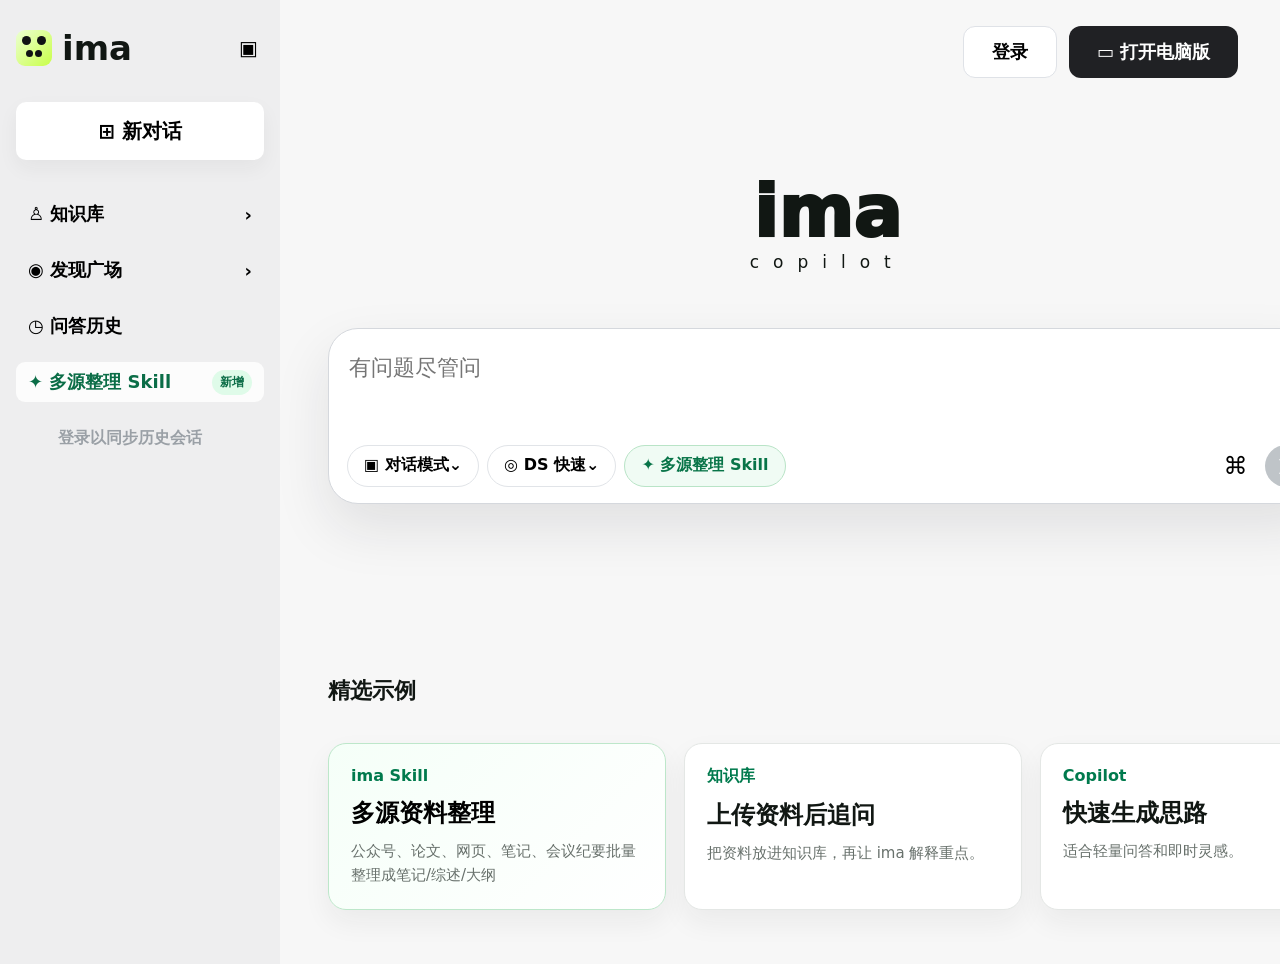
<file: index.html>
<!doctype html>
<html lang="zh-CN">
  <head>
    <meta charset="UTF-8" />
    <meta name="viewport" content="width=device-width, initial-scale=1.0" />
    <title>ima Copilot | 多源资料整理 Skill</title>
    <link rel="stylesheet" href="styles.css" />
  </head>
  <body class="home-body">
    <main class="ima-home-shell">
      <aside class="home-sidebar">
        <div class="home-logo">
          <div class="panda-icon" aria-hidden="true"><span></span><span></span><span></span><span></span></div>
          <strong>ima</strong>
          <button class="home-collapse" type="button" aria-label="收起侧边栏">▣</button>
        </div>
        <button class="home-new-chat" type="button">⊞ 新对话</button>
        <nav class="home-nav" aria-label="主导航">
          <button type="button">♙ 知识库 <span>›</span></button>
          <button type="button">◉ 发现广场 <span>›</span></button>
          <button type="button">◷ 问答历史</button>
          <button id="sidebarSkillBtn" class="home-skill-link" type="button">✦ 多源整理 Skill <em>新增</em></button>
        </nav>
        <p class="home-login-tip">登录以同步历史会话</p>
      </aside>

      <section class="home-main">
        <div class="home-topbar">
          <button class="home-login" type="button">登录</button>
          <button class="home-desktop" type="button">▭ 打开电脑版</button>
        </div>
        <div class="home-center">
          <div class="home-wordmark"><strong>ima</strong><span>copilot</span></div>
          <section class="home-prompt" aria-label="ima 问答输入框">
            <textarea placeholder="有问题尽管问"></textarea>
            <div class="home-prompt-actions">
              <div class="home-pills">
                <button type="button">▣ 对话模式⌄</button>
                <button type="button">◎ DS 快速⌄</button>
                <button id="promptSkillBtn" class="home-skill-pill" type="button">✦ 多源整理 Skill</button>
              </div>
              <div class="home-send-area">
                <button id="attachHomeBtn" type="button" aria-label="添加资料">⌘</button>
                <button id="sendHomeBtn" class="home-send" type="button" aria-label="发送">➤</button>
              </div>
            </div>
          </section>
        </div>
        <section class="home-examples" aria-label="精选示例">
          <div class="home-section-head"><h2>精选示例</h2><button type="button">‹ 探索更多</button></div>
          <div class="example-grid">
            <button id="exampleSkillBtn" class="example-card skill-entry-card" type="button">
              <span>ima Skill</span><strong>多源资料整理</strong><small>公众号、论文、网页、笔记、会议纪要批量整理成笔记/综述/大纲</small>
            </button>
            <article class="example-card muted-card"><span>知识库</span><strong>上传资料后追问</strong><small>把资料放进知识库，再让 ima 解释重点。</small></article>
            <article class="example-card muted-card"><span>Copilot</span><strong>快速生成思路</strong><small>适合轻量问答和即时灵感。</small></article>
          </div>
        </section>
      </section>
    </main>
    <div id="homeToast" class="toast" role="status" aria-live="polite"></div>
    <script src="home.js"></script>
  </body>
</html>
</file>
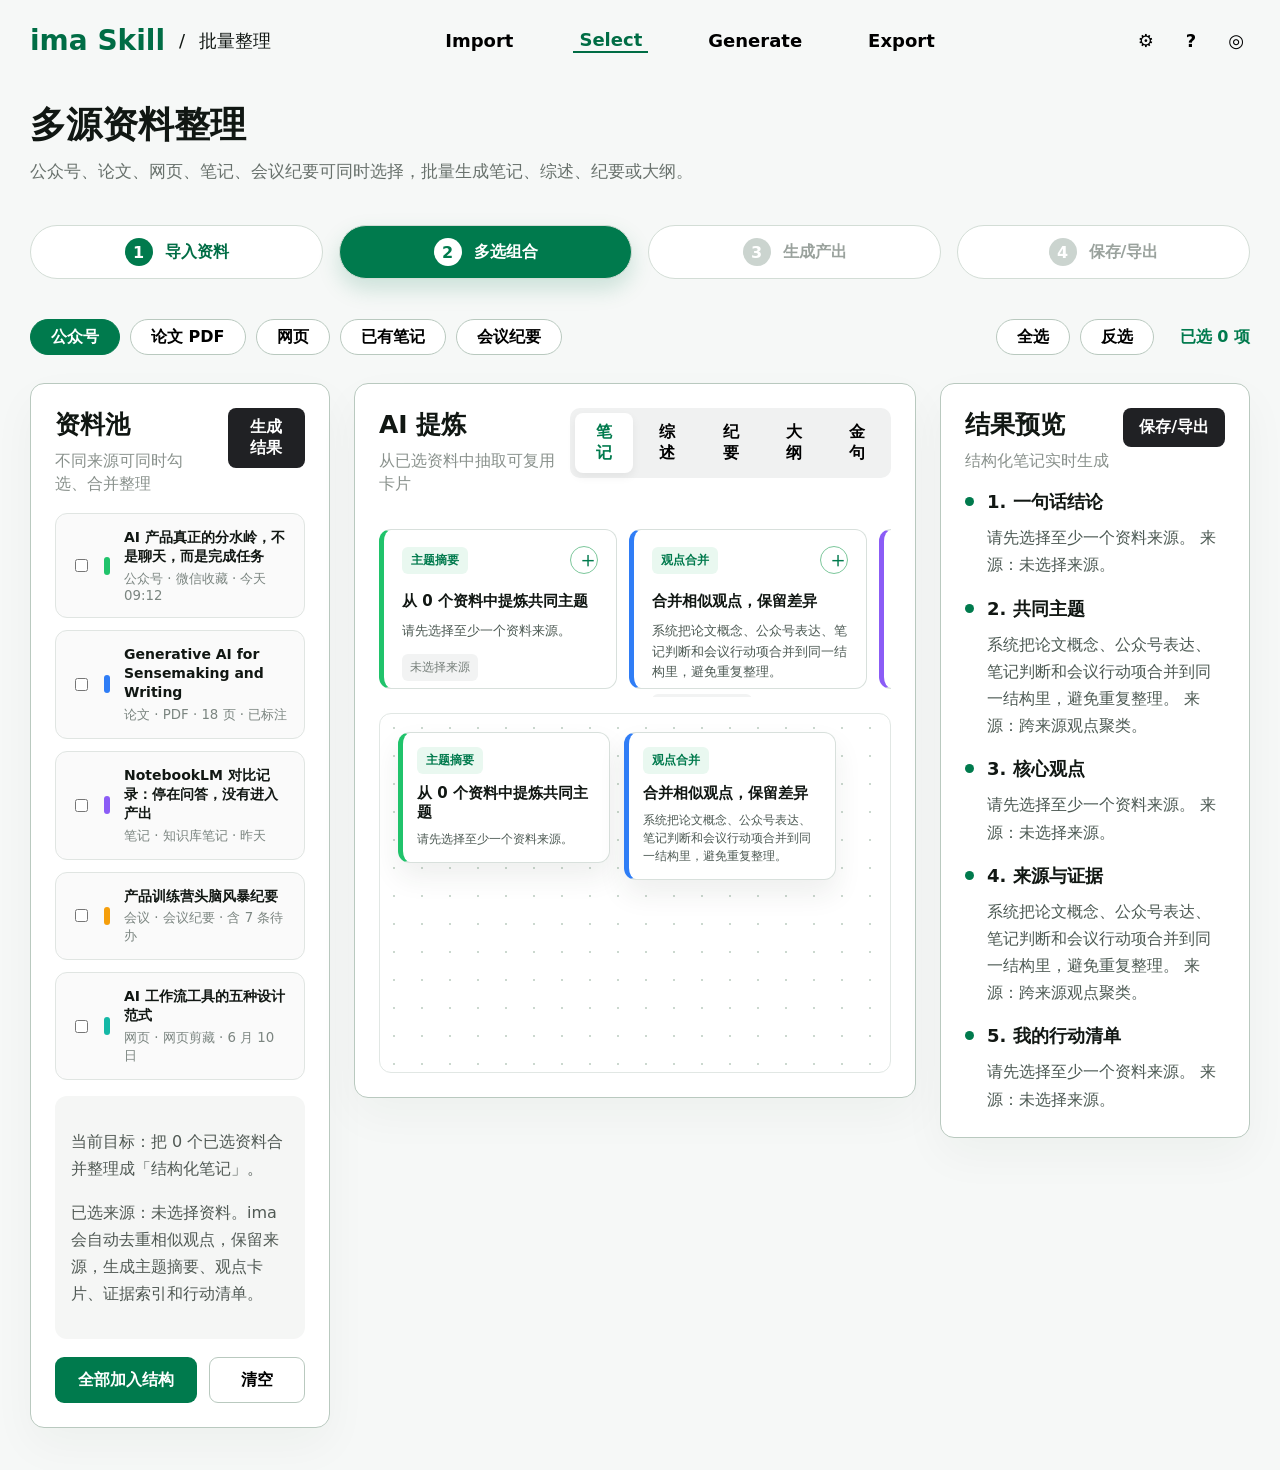
<file: skill.html>
<!doctype html>
<html lang="zh-CN">
  <head>
    <meta charset="UTF-8" />
    <meta name="viewport" content="width=device-width, initial-scale=1.0" />
    <title>ima Skill | 多源资料整理</title>
    <link rel="stylesheet" href="styles.css" />
  </head>
  <body>
    <main class="skill-page">
      <header class="skill-topbar">
        <div class="skill-brand"><strong>ima Skill</strong><span>/</span><span>批量整理</span></div>
        <nav class="skill-steps" aria-label="流程导航">
          <button type="button">Import</button><button class="active" type="button">Select</button><button type="button">Generate</button><button type="button">Export</button>
        </nav>
        <div class="skill-icons"><button type="button">⚙</button><button type="button">?</button><button type="button">◎</button></div>
      </header>

      <section class="hero-copy">
        <h1>多源资料整理</h1>
        <p>公众号、论文、网页、笔记、会议纪要可同时选择，批量生成笔记、综述、纪要或大纲。</p>
      </section>

      <section class="progress-row" aria-label="任务进度">
        <div class="progress-pill done"><span>1</span>导入资料</div>
        <div class="progress-pill active"><span>2</span>多选组合</div>
        <div class="progress-pill"><span>3</span>生成产出</div>
        <div class="progress-pill"><span>4</span>保存/导出</div>
      </section>

      <section class="toolbar" aria-label="资料类型">
        <div class="source-tabs">
          <button id="importWechatBtn" class="active" type="button">公众号</button>
          <button id="importPaperBtn" type="button">论文 PDF</button>
          <button id="importWebBtn" type="button">网页</button>
          <button id="importNoteBtn" type="button">已有笔记</button>
          <button id="importMeetingBtn" type="button">会议纪要</button>
        </div>
        <div class="bulk-actions"><button id="selectAllBtn" type="button">全选</button><button id="invertSelectBtn" type="button">反选</button><strong id="selectedCount">已选 0 项</strong></div>
      </section>

      <section class="workspace">
        <aside class="panel source-panel">
          <div class="panel-head"><div><h2>资料池</h2><p>不同来源可同时勾选、合并整理</p></div><button id="generateBtn" class="dark-btn" type="button">生成结果</button></div>
          <div id="sourceList" class="source-list"></div>
          <div id="answerBox" class="note-summary"></div>
          <div class="panel-actions"><button id="addAllBtn" class="primary-btn" type="button">全部加入结构</button><button id="clearCanvasBtn" class="secondary-btn" type="button">清空</button></div>
        </aside>

        <section class="panel ai-panel">
          <div class="panel-head">
            <div><h2>AI 提炼</h2><p>从已选资料中抽取可复用卡片</p></div>
            <div class="mode-tabs" role="tablist" aria-label="生成类型">
              <button class="active" data-mode="notes" type="button">笔记</button><button data-mode="review" type="button">综述</button><button data-mode="minutes" type="button">纪要</button><button data-mode="outline" type="button">大纲</button><button data-mode="quotes" type="button">金句</button>
            </div>
          </div>
          <div id="cardBank" class="card-bank" aria-label="知识卡片"></div>
          <div id="canvas" class="structure-canvas" aria-label="输出结构画布"><div class="canvas-empty"><strong>拖拽卡片到这里</strong><span>组合成笔记、综述、纪要或汇报结构</span></div></div>
        </section>

        <aside class="panel output-panel">
          <div class="panel-head"><div><h2>结果预览</h2><p id="outputHint">结构化笔记实时生成</p></div><button id="docBtn" class="dark-btn" type="button">保存/导出</button></div>
          <div id="outputDraft" class="output-draft"></div>
        </aside>
      </section>
    </main>
    <div id="toast" class="toast" role="status" aria-live="polite"></div>
    <script src="app.js"></script>
  </body>
</html>
</file>
<file: styles.css>
:root{--bg:#f6f8f7;--surface:#fff;--soft:#f1f3f2;--text:#111713;--muted:#7a817c;--line:#cbd8cf;--green:#007a4d;--green-soft:#effaf3;--shadow:0 18px 45px rgba(26,40,32,.08);font-family:Inter,"PingFang SC","Microsoft YaHei",system-ui,sans-serif}*{box-sizing:border-box}body{margin:0;background:var(--bg);color:var(--text)}button{font:inherit;cursor:pointer}.home-body{background:#f7f7f7}.ima-home-shell{min-height:100vh;display:grid;grid-template-columns:280px minmax(0,1fr)}.home-sidebar{padding:28px 16px;background:#eeeeef;display:flex;flex-direction:column;gap:34px}.home-logo{display:flex;align-items:center;gap:10px;font-size:34px;font-weight:900}.panda-icon{width:36px;height:36px;border-radius:9px;background:linear-gradient(135deg,#ecffd4,#c9ff48);position:relative}.panda-icon span{position:absolute;border-radius:50%;background:#101214}.panda-icon span:nth-child(1){width:9px;height:9px;left:6px;top:6px}.panda-icon span:nth-child(2){width:9px;height:9px;right:6px;top:6px}.panda-icon span:nth-child(3){width:7px;height:7px;left:10px;top:20px}.panda-icon span:nth-child(4){width:7px;height:7px;right:10px;top:20px}.home-collapse{margin-left:auto;border:0;background:transparent;font-size:20px}.home-new-chat{height:58px;border:0;border-radius:10px;background:#fff;font-size:20px;font-weight:800;box-shadow:0 8px 20px rgba(30,32,38,.05)}.home-nav{display:grid;gap:16px}.home-nav button{min-height:40px;border:0;border-radius:9px;padding:0 12px;display:flex;align-items:center;gap:10px;background:transparent;font-size:18px;font-weight:800;text-align:left}.home-nav button:hover,.home-nav .home-skill-link{background:rgba(255,255,255,.82)}.home-nav span{margin-left:auto}.home-skill-link{color:#0b6d47!important}.home-skill-link em{margin-left:auto;padding:4px 8px;border-radius:999px;background:#dffbe9;font-size:12px;font-style:normal}.home-login-tip{margin:-8px 0 0 42px;color:#9aa0a6;font-size:16px;font-weight:800}.home-main{min-width:0;position:relative;padding:28px 48px 54px}.home-topbar{position:absolute;top:26px;right:42px;display:flex;gap:12px}.home-login,.home-desktop{height:52px;border-radius:12px;padding:0 28px;font-size:18px;font-weight:800}.home-login{border:1px solid #dfe2e7;background:#fff}.home-desktop{border:0;color:#fff;background:#202124}.home-center{min-height:70vh;display:grid;place-items:center;align-content:center;gap:56px}.home-wordmark{display:grid;justify-items:center;gap:8px}.home-wordmark strong{font-size:72px;font-weight:950;line-height:.85}.home-wordmark span{font-size:17px;letter-spacing:14px}.home-prompt{width:min(1040px,78vw);min-height:176px;display:grid;gap:12px;padding:22px 18px 16px;border:1px solid #d5d8dd;border-radius:30px;background:#fff;box-shadow:0 24px 55px rgba(28,30,36,.1)}.home-prompt textarea{width:100%;min-height:82px;resize:none;border:0;outline:0;background:transparent;font-size:22px;line-height:1.55}.home-prompt-actions,.home-pills,.home-send-area{display:flex;align-items:center}.home-prompt-actions{justify-content:space-between;gap:18px}.home-pills{gap:8px;flex-wrap:wrap}.home-pills button{min-height:42px;border:1px solid #e1e4e8;border-radius:999px;background:#fff;padding:0 16px;font-weight:800}.home-skill-pill{color:#087448;border-color:#b9e4c7!important;background:#f0fbf4!important}.home-send-area{gap:12px}.home-send-area button{border:0;background:transparent;font-size:24px}.home-send{width:42px;height:42px;border-radius:50%!important;background:#bfc4c8!important;color:#fff!important}.home-examples{width:min(1120px,82vw);margin:0 auto}.home-section-head{display:flex;align-items:center;justify-content:space-between;margin-bottom:18px}.home-section-head h2{font-size:22px}.home-section-head button{border:0;background:transparent;color:#6b716d;font-size:18px}.example-grid{display:grid;grid-template-columns:repeat(3,1fr);gap:18px}.example-card{min-height:150px;border:1px solid #e4e7e5;border-radius:18px;background:#fff;padding:22px;text-align:left;box-shadow:0 12px 28px rgba(30,40,34,.06)}.example-card span{display:block;color:#007a4d;font-weight:900}.example-card strong{display:block;margin:12px 0 10px;font-size:24px}.example-card small{color:#68716c;font-size:15px;line-height:1.6}.skill-entry-card{border-color:#bde7ca;background:linear-gradient(135deg,#f5fff8,#fff)}.skill-page{min-height:100vh;padding:24px 30px 42px}.skill-topbar{display:grid;grid-template-columns:280px 1fr 180px;align-items:center;gap:20px}.skill-brand{display:flex;gap:14px;align-items:center;font-size:18px}.skill-brand strong{font-size:28px;color:#006d45}.skill-steps{display:flex;justify-content:center;gap:54px}.skill-steps button,.skill-icons button{border:0;background:transparent;font-weight:700;font-size:18px}.skill-steps .active{color:#006d45;border-bottom:2px solid #006d45}.skill-icons{display:flex;justify-content:flex-end;gap:20px}.hero-copy{margin-top:44px}.hero-copy h1{margin:0 0 10px;font-size:36px}.hero-copy p{margin:0;color:#68716c;font-size:17px}.progress-row{margin-top:42px;display:grid;grid-template-columns:repeat(4,1fr);gap:16px}.progress-pill{height:54px;border:1px solid #d3ddd6;border-radius:999px;display:flex;align-items:center;justify-content:center;gap:12px;color:#9aa29d;font-weight:800;background:#fff}.progress-pill span{width:28px;height:28px;border-radius:50%;display:grid;place-items:center;background:#cbd4cf;color:#fff}.progress-pill.done,.progress-pill.active{color:#006d45}.progress-pill.active{background:#007a4d;color:#fff;box-shadow:0 10px 22px rgba(0,122,77,.18)}.progress-pill.done span,.progress-pill.active span{background:#007a4d}.progress-pill.active span{background:#fff;color:#007a4d}.toolbar{margin-top:40px;display:flex;align-items:center;justify-content:space-between;gap:18px}.source-tabs,.bulk-actions{display:flex;gap:10px;align-items:center;flex-wrap:wrap}.source-tabs button,.bulk-actions button{height:36px;border:1px solid #b9c9bf;border-radius:999px;background:#fff;padding:0 20px;font-weight:800}.source-tabs .active{background:#007a4d;color:#fff;border-color:#007a4d}.bulk-actions strong{margin-left:16px;color:#007a4d}.workspace{margin-top:28px;display:grid;grid-template-columns:minmax(300px,.9fr) minmax(560px,1.7fr) minmax(310px,.9fr);gap:24px;align-items:start}.panel{border:1px solid #b9c9bf;border-radius:14px;background:#fff;padding:24px;box-shadow:0 18px 45px rgba(26,40,32,.04)}.panel-head{display:flex;justify-content:space-between;gap:14px;align-items:flex-start;margin-bottom:18px}.panel-head h2{margin:0 0 8px;font-size:25px}.panel-head p{margin:0;color:#89918c;line-height:1.45}.dark-btn{border:0;border-radius:8px;background:#202124;color:#fff;padding:9px 16px;font-weight:900}.source-list{display:grid;gap:12px}.source-item{display:grid;grid-template-columns:22px 8px 1fr;gap:12px;align-items:center;padding:14px;border:1px solid #e0e5e2;border-radius:12px;background:#fafafa}.source-item.selected{background:#f1fbf5;border-color:#95d7ad}.source-dot{width:6px;height:18px;border-radius:999px}.source-copy strong{display:block;font-size:14px;line-height:1.35}.source-copy small{display:block;margin-top:4px;color:#7b8580}.note-summary{margin-top:16px;padding:16px;border-radius:12px;background:#f5f6f5;color:#505954;line-height:1.7}.panel-actions{display:grid;grid-template-columns:1fr 96px;gap:12px;margin-top:18px}.primary-btn,.secondary-btn{height:46px;border-radius:9px;font-weight:900}.primary-btn{border:0;background:#007a4d;color:#fff}.secondary-btn{border:1px solid #b9c9bf;background:#fff}.ai-panel{display:grid;grid-template-rows:auto 168px minmax(260px,1fr);gap:16px}.mode-tabs{display:flex;gap:6px;border-radius:10px;background:#f0f1f1;padding:5px}.mode-tabs button{border:0;border-radius:8px;background:transparent;padding:9px 18px;font-weight:800}.mode-tabs .active{background:#fff;color:#007a4d;box-shadow:0 4px 10px rgba(0,0,0,.06)}.card-bank{display:grid;grid-auto-flow:column;grid-auto-columns:238px;gap:12px;overflow-x:auto;overflow-y:hidden;padding-bottom:8px}.research-card{min-height:148px;border:1px solid #d8e0dc;border-left:5px solid #20c36b;border-radius:12px;background:#fff;padding:16px 18px}.card-top{display:flex;justify-content:space-between;align-items:center}.card-type{display:inline-block;border-radius:6px;background:#e9f8f0;color:#007a4d;padding:5px 9px;font-size:12px;font-weight:900}.add-card{width:28px;height:28px;border:1px solid #7cc79b;border-radius:50%;background:#fff;color:#007a4d;font-size:22px;line-height:1}.research-card h4{margin:18px 0 10px;font-size:15px}.research-card p{margin:0;color:#4d5a54;font-size:13px;line-height:1.55}.source-chip{display:inline-block;margin-top:12px;border-radius:6px;background:#f2f3f3;padding:5px 8px;color:#767f7a;font-size:12px}.structure-canvas{position:relative;min-height:360px;overflow:auto;border:1px solid #e1e7e4;border-radius:12px;background-image:radial-gradient(#cbd8cf 1.2px,transparent 1.2px);background-size:28px 28px}.structure-canvas.drag-over{outline:2px solid #007a4d}.canvas-empty{height:100%;min-height:330px;display:grid;place-content:center;text-align:center;color:#9aa29d}.canvas-card{position:absolute;width:212px;min-height:112px;padding:14px;border:1px solid #d8e0dc;border-left:5px solid #20c36b;border-radius:12px;background:#fff;box-shadow:0 14px 28px rgba(34,48,40,.08);touch-action:none}.canvas-card.dragging{box-shadow:0 18px 38px rgba(0,122,77,.18)}.canvas-card h4{margin:10px 0 8px;font-size:15px}.canvas-card p{margin:0;color:#4d5a54;font-size:12px;line-height:1.5}.output-draft{display:grid;gap:18px}.draft-section{position:relative;padding-left:22px}.draft-section:before{content:"";position:absolute;left:0;top:7px;width:9px;height:9px;border-radius:50%;background:#007a4d}.draft-section h4{margin:0 0 10px;font-size:18px}.draft-section p{margin:0;color:#4d5a54;line-height:1.7}.toast{position:fixed;left:50%;bottom:30px;transform:translateX(-50%) translateY(20px);opacity:0;pointer-events:none;border-radius:999px;background:#18201c;color:#fff;padding:12px 20px;box-shadow:0 14px 34px rgba(0,0,0,.18);transition:.2s}.toast.show{opacity:1;transform:translateX(-50%) translateY(0)}@media(max-width:1100px){.ima-home-shell{grid-template-columns:1fr}.home-sidebar{display:none}.home-prompt,.home-examples{width:92vw}.workspace{grid-template-columns:1fr}.skill-topbar{grid-template-columns:1fr}.skill-steps{justify-content:flex-start;overflow:auto}.progress-row{grid-template-columns:1fr 1fr}.toolbar{align-items:flex-start;flex-direction:column}}@media(max-width:700px){.home-main,.skill-page{padding:22px 16px}.home-topbar{display:none}.home-wordmark strong{font-size:54px}.example-grid{grid-template-columns:1fr}.progress-row{grid-template-columns:1fr}.panel-head,.toolbar{flex-direction:column}.mode-tabs{width:100%;overflow:auto}.ai-panel{grid-template-rows:auto auto minmax(320px,1fr)}}
</file>
